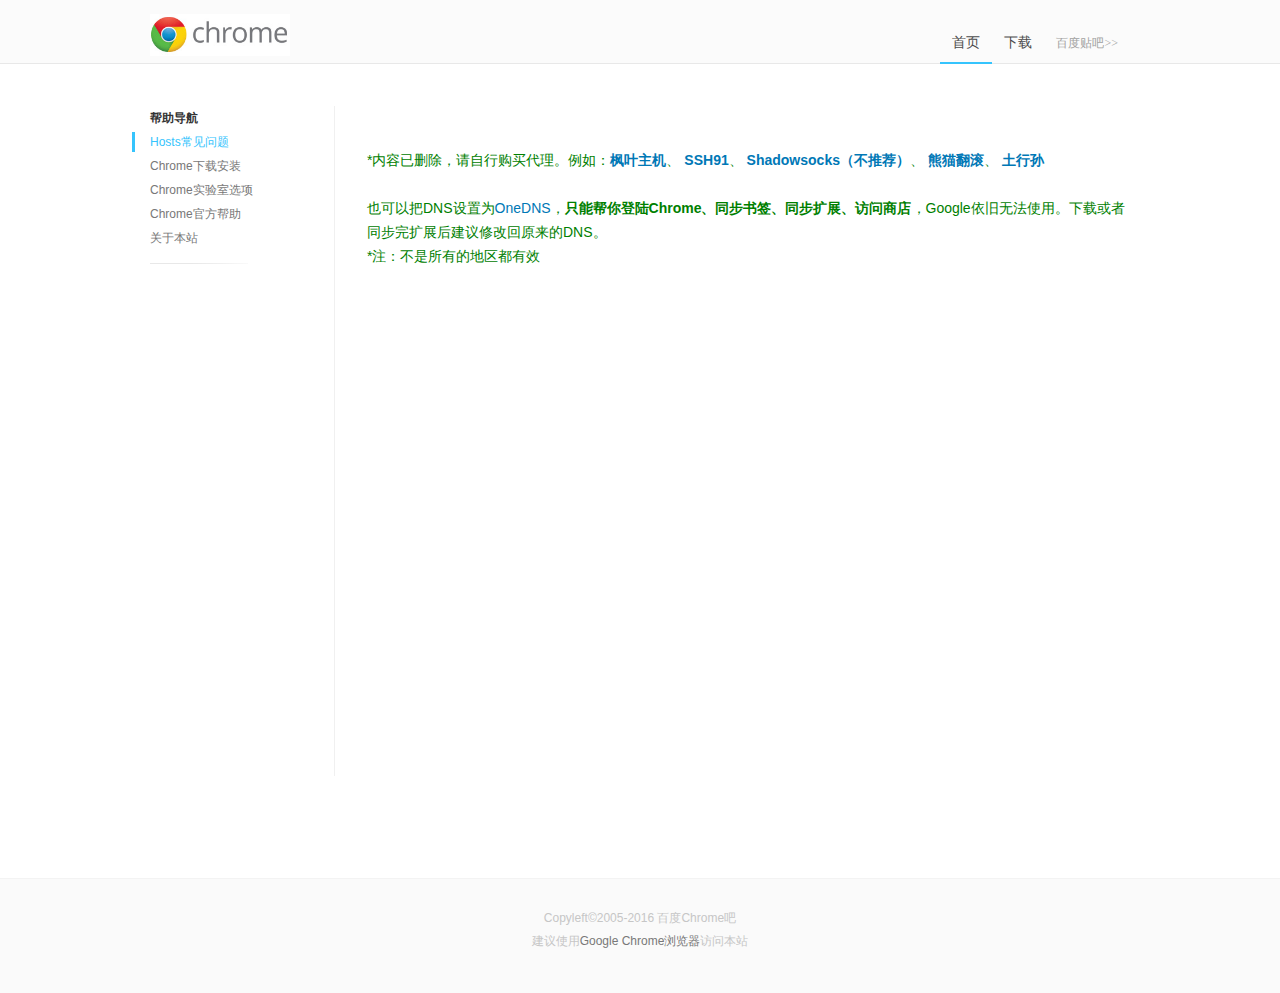
<file: help/index.html>
<!DOCTYPE html>
<html><head>
<meta http-equiv="Cache-Control" content="no-siteapp" />
<meta http-equiv="Content-Type" content="text/html; charset=UTF-8">
<meta name="theme-color" content="#5DB2FF">
<meta name="renderer" content="webkit">
<meta name="keywords" content="chrome">
<title>Hosts使用帮助</title>
<link href="./common.css" rel="stylesheet">
<link href="./help.css" rel="stylesheet">
<style>.help-cont a{color:red;}</style>
</head>

<body>
<div class="head-warp">
  <div class="head">
    <h1><a href="http://tieba.baidu.com/f?ie=utf-8&kw=chrome"><img alt="Chrome" src="chrome.jpg" style="width:140px"></a></h1>
    <div class="nav-box">
      <ul>
          <li class="cur"><a href="./index.html">首页</a></li>
          <li><a href="./download.html">下载</a></li>
          <li class="last"><a href="http://tieba.baidu.com/f?ie=utf-8&kw=chrome" target="_blank">百度贴吧&gt;&gt;</a></li>
      </ul>
      <div class="nav-line" style="left: 274px; width: 52px;"></div>
    </div>
  </div>
</div>
<div class="main">
  <div class="help clearfix">
    <div class="help-side fl">
      <dl>
        <dt>帮助导航</dt>
        <dd class="cur"><a href="./index.html">Hosts常见问题</a></dd> 
        <dd><a href="./download.html">Chrome下载安装</a></dd>
		<dd><a href="./flags.html">Chrome实验室选项</a></dd>
		<dd><a href="https://support.google.com/chrome/?hl=zh-Hans" target="_blank">Chrome官方帮助</a></dd>
		<dd><a href="./about.html">关于本站</a></dd>
      </dl>
       <div class="side-slider" style="top: 24px;"></div>
    </div>
    <div class="help-cont">

	  <br/><br/>
        <p style="color:green">*内容已删除，请自行购买代理。例如：<a href="https://www.fyvps.com/shadow.html" target="_blank" style="color:#0078b6"><strong>枫叶主机</strong></a>、
            <a href="https://my.ssh91.net/cart.php" target="_blank" style="color:#0078b6"><strong>SSH91</strong></a>、
            <a href="https://shadowsocks.com/" target="_blank" style="color:#0078b6"><strong>Shadowsocks（不推荐）</strong></a>、
            <a href="https://pandafan.org/" target="_blank" style="color:#0078b6"><strong>熊猫翻滚</strong></a>、
            <a href="https://dundishu.net/" target="_blank" style="color:#0078b6"><strong>土行孙</strong></a><br/><br/>
			也可以把DNS设置为<a href="http://www.onedns.net/" target="_blank" style="color:#0078b6">OneDNS</a>，<strong>只能帮你登陆Chrome、同步书签、同步扩展、访问商店</strong>，Google依旧无法使用。下载或者同步完扩展后建议修改回原来的DNS。</br/>
			*注：不是所有的地区都有效
			</p>

	  	  
    </div>
  </div>
</div>
<div class="footer">
  <p>
  Copyleft©2005-2016 百度Chrome吧<br/>
    建议使用<a href="./download.html" target="_blank">Google Chrome浏览器</a>访问本站
	 </p>

</div>
<script src="./jquery.min.js"></script> 
<script src="./main-test.js"></script>

</body>
</html>
</file>
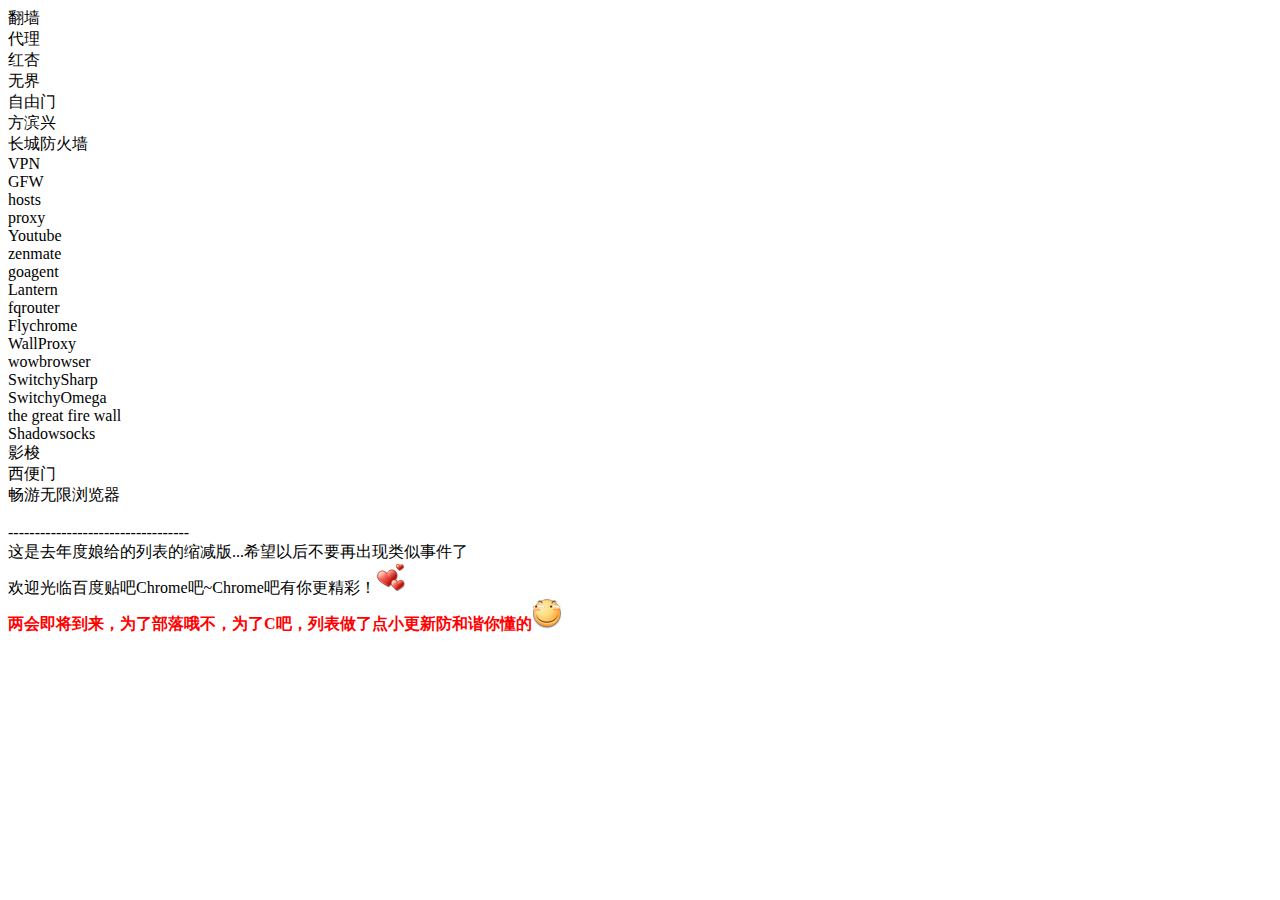
<file: blacklist.html>
<!DOCTYPE html>
<html><head>
<meta http-equiv="Content-Type" content="text/html; charset=UTF-8">
<title>Blacklist</title>
</head>

<body>
翻墙<br/>
代理<br/>
红杏<br/>
无界<br/>
自由门<br/>
方滨兴<br/>
长城防火墙<br/>
VPN<br/>
GFW<br/>
hosts<br/>
proxy<br/>
Youtube<br/>
zenmate<br/>
goagent<br/>
Lantern<br/>
fqrouter<br/>
Flychrome<br/>
WallProxy<br/>
wowbrowser<br/>
SwitchySharp<br/>
SwitchyOmega<br/>
the great fire wall<br/>
Shadowsocks<br/>
影梭<br/>
西便门<br/>
畅游无限浏览器<br/>
<br/>
----------------------------------<br/>
这是去年度娘给的列表的缩减版...希望以后不要再出现类似事件了<br/>
欢迎光临百度贴吧Chrome吧~Chrome吧有你更精彩！<img src="1.jpg" width="30" height="30" /><br/>
<strong style="color:red">两会即将到来，为了部落哦不，为了C吧，列表做了点小更新防和谐你懂的</strong><img src="2.jpg" width="30" height="30" />
</body>
</html>
</file>
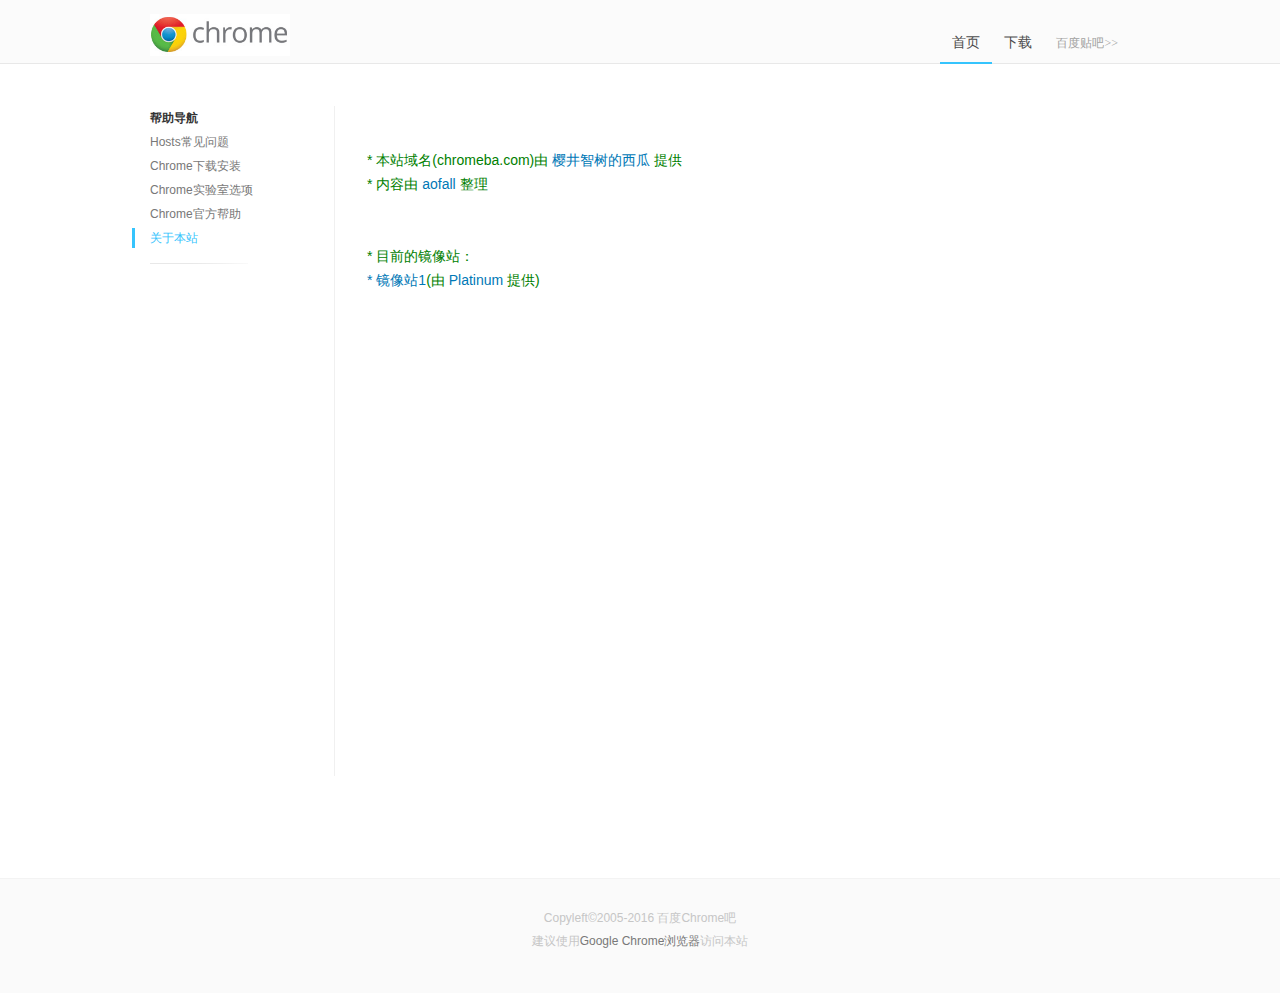
<file: help/about.html>
<!DOCTYPE html>
<html><head>
<meta http-equiv="Cache-Control" content="no-siteapp" />
<meta http-equiv="Content-Type" content="text/html; charset=UTF-8">
<meta name="theme-color" content="#5DB2FF">
<meta name="renderer" content="webkit">
<meta name="keywords" content="Chrome">
<title>关于本站</title>
<link href="./common.css" rel="stylesheet">
<link href="./help.css" rel="stylesheet">
<style>.help-cont a{color:red;}</style>
</head>

<body>
<div class="head-warp">
  <div class="head">
    <h1><a href="http://tieba.baidu.com/f?ie=utf-8&kw=chrome"><img alt="Chrome" src="./chrome.jpg" style="width:140px"></a></h1>
    <div class="nav-box">
      <ul>
          <li class="cur"><a href="./index.html">首页</a></li>
          <li><a href="./download.html">下载</a></li>
          <li class="last"><a href="http://tieba.baidu.com/f?ie=utf-8&kw=chrome" target="_blank">百度贴吧&gt;&gt;</a></li>
      </ul>
      <div class="nav-line" style="left: 274px; width: 52px;"></div>
    </div>
  </div>
</div>
<div class="main">
  <div class="help clearfix">
    <div class="help-side fl">
      <dl>
        <dt>帮助导航</dt>
        <dd><a href="./index.html">Hosts常见问题</a></dd> 
        <dd><a href="./download.html">Chrome下载安装</a></dd>
		<dd><a href="./flags.html">Chrome实验室选项</a></dd>
		<dd><a href="https://support.google.com/chrome/?hl=zh-Hans" target="_blank">Chrome官方帮助</a></dd>
        <dd class="cur"><a href="./about.html">关于本站</a></dd> 
      </dl>
       <div class="side-slider" style="top: 24px;"></div>
    </div>
    <div class="help-cont">
	  
      
	  <br/><br/>
        <p style="color:green">* 本站域名(chromeba.com)由 <a href="http://tieba.baidu.com/home/main/?un=%D3%A3%BE%AE%D6%C7%CA%F7%B5%C4%CE%F7%B9%CF" target="_blank">樱井智树的西瓜</a> 提供<br/>
            * 内容由 <a href="https://blog.aofall.com" target="_blank">aofall</a> 整理<br/><br/><br/>
            * 目前的镜像站：<br/>
            <a href="https://mirror.chromeba.com">* 镜像站1</a>(由 <a href="http://www.baidu.com/p/%E6%88%BE%E6%B3%A2%E4%B9%8B%E5%B0%96%E5%95%B8" target="_blank">Platinum</a> 提供)</p>

	  	  
    </div>
  </div>
</div>
<div class="footer">
  <p>Copyleft©2005-2016 百度Chrome吧<br/>
    建议使用<a href="./download.html" target="_blank">Google Chrome浏览器</a>访问本站
	 </p>

</div>
<script src="./jquery.min.js"></script> 
<script src="./main-test.js"></script>

</body>
</html>
</file>
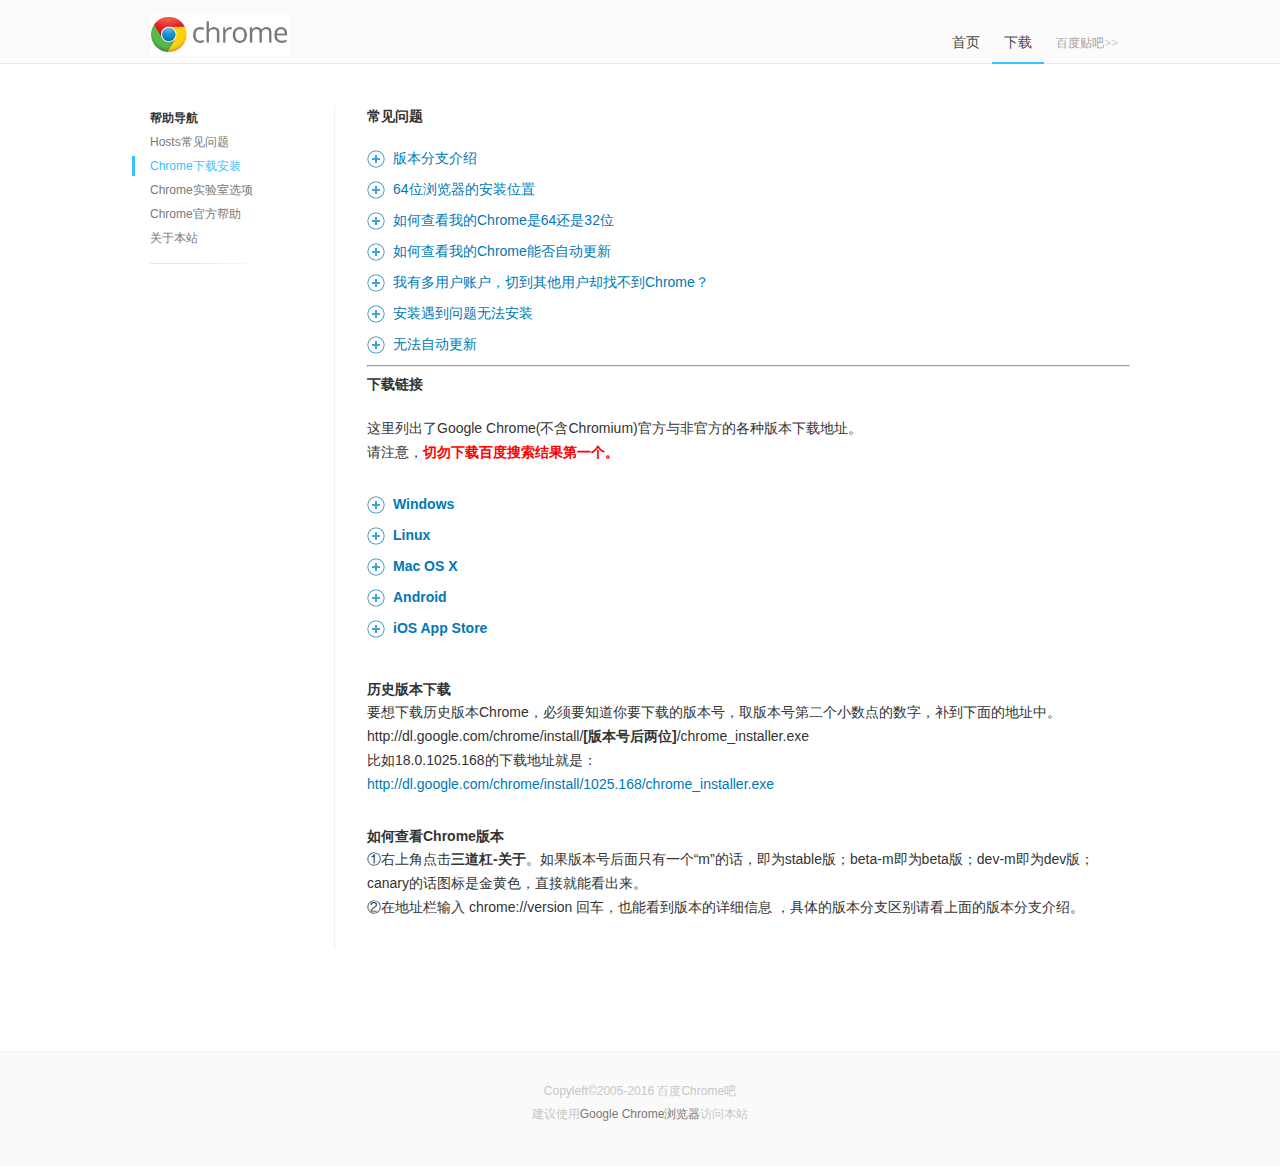
<file: help/download.html>
<!DOCTYPE html>
<html><head>
<meta http-equiv="Cache-Control" content="no-siteapp" />
<meta http-equiv="Content-Type" content="text/html; charset=UTF-8">
<meta name="theme-color" content="#5DB2FF">
<meta name="renderer" content="webkit">
<meta name="keywords" content="谷歌浏览器,chrome浏览器">
<title>Google Chrome安装帮助</title>
<link href="./common.css" rel="stylesheet">
<link href="./help.css" rel="stylesheet">
</head>

<body>
<div class="head-warp">
  <div class="head">
    <h1><a href="http://tieba.baidu.com/f?ie=utf-8&kw=chrome"><img alt="Chrome" src="./chrome.jpg" style="width:140px"></a></h1>
    <div class="nav-box">
      <ul>
          <li><a href="index.html">首页</a></li>
          <li class="cur"><a href="./download.html">下载</a></li>
          <li class="last"><a href="http://tieba.baidu.com/f?ie=utf-8&kw=chrome" target="_blank">百度贴吧&gt;&gt;</a></li>
      </ul>
      <div class="nav-line" style="left: 274px; width: 52px;"></div>
    </div>
  </div>
</div>
<div class="main">
  <div class="help clearfix">
    <div class="help-side fl">
      <dl>
        <dt>帮助导航</dt>
	<dd><a href="./index.html">Hosts常见问题</a></dd> 
	<dd class="cur"><a href="./download.html">Chrome下载安装</a></dd>
	<dd><a href="./flags.html">Chrome实验室选项</a></dd>
    <dd><a href="https://support.google.com/chrome/?hl=zh-Hans" target="_blank">Chrome官方帮助</a></dd>
    <dd><a href="./about.html">关于本站</a></dd>
      </dl>
       <div class="side-slider" style="top: 96px;"></div>
    </div>
    <div class="help-cont">
     

<h1>常见问题</h1><br/>              
<dl>
    <dt><a href="#nogo">版本分支介绍</a></dt>
    <dd><br/>
1.Stable Channel / 稳定版／正式版，为追求稳定的普通用户使用，更新很慢<br/><br/>
2.Beta Channel / 测试版，测试版发布前的公开测试所用，版本上的新功能不会作太多修改，主要为安全上的测试，可能会存在不稳定情况，适合喜欢较稳定又可尝鲜的朋友下载使用。<br/><br/>
3.Dev Channel / 开发版，主要为功能上的测试，可能存在稳定性问题，更新速度通常为一周一次，适合开发人员使用。<br/><br/>
4.Canary Build / 金丝雀版，2010年7月加入，比开发版更新更不稳定，但相对的也会加入更多测试性的新功能，仅适合开发人员或追求紧贴最新版本的用户使用。Canary Build有一个特色是它可以独立安装及免安装，不会覆盖原本的“Google Chrome”版本，让系统中可以同时拥有两套安装版“Google Chrome”。<br/><br/>
32位浏览器与64位浏览器除程序架构外无任何差别，在Windows平台下建议使用32位浏览器
</dd>
</dl>

<dl>
    <dt><a href="#nogo">64位浏览器的安装位置</a></dt>
    <dd>64位的Chrome会安装到C:\Program Files (x86) 目录下。Program Files (x86)只是一个归类，软件要安装到哪里是软件自己决定的而不是目录决定的。</dd>
</dl>	

<dl>
    <dt><a href="#nogo">如何查看我的Chrome是64还是32位</a></dt>
	<dd>右上角点击三道杠-关于。如果版本号后面有 “64bit” 即为64位，没有则是32<br/>在Windows上不推荐使用64bit的浏览器</dd>
</dl>

<dl>
    <dt><a href="#nogo">如何查看我的Chrome能否自动更新</a></dt>
	<dd>右上角点击三道杠-关于。如果版本号后面有一个“m”的话即支持自动更新(文件没有损坏、你能连通Google更新的服务器情况下）<br/>
	<strong style="color:green">切记不要从百度、360、Q管等地方更新</strong>否则你就需要重新安装了</dd>
</dl>
	
<dl>
    <dt><a href="#nogo">我有多用户账户，切到其他用户却找不到Chrome？</a></dt>
    <dd>在下面的对应链接后面加上 &system=true 重新安装即可 (仅限Windows）</dd>
</dl>

<dl>
    <dt><a href="#nogo">安装遇到问题无法安装</a></dt>
	<dd>1.在“等待就绪”卡住、该计算机已经安装更高版本的Google Chrome<br/>大都是因为卸载后注册表没有清理干净所导致的.请确保电脑上没有其他Google软件后导入<a href="http://yun.baidu.com/share/link?uk=3508695471&shareid=3593908414" style="color:#0078b6" target="_blank">remove_1.reg</a> <br/>（Ps：如果你是要更新浏览器，那么没必要卸载，可直接覆盖安装来更新）<br/>
	2.无法启动Google Chrome安装程序、安装失败、0x*******<br/>在任务管理器里结束掉所有的GoogleUpdate.exe进程尝试重新安装</dd>
</dl>

<dl>
    <dt><a href="#nogo">无法自动更新</a></dt>
	<dd>
	<strong style="color:red">在谷歌浏览器的“关于谷歌浏览器”框中尝试检查更新时可能会出错。请记下错误讯息（也可能没有错误讯息）然后在这里查询</strong><br/><br/>
	<strong>1.检查更新时出错：无法访问更新服务器 错误3 </strong><br/>
	•错误 3 表示无法与 Google 更新进行通信。如果你在中国大陆属正常情况，请使用 <a href="index.html" style="color:#0078b6">hosts</a> 以保证正常与服务器通信<br/>
	•请检查您运行的是否为 Windows Vista/7，以及 Google Chrome 浏览器是否配置为始终以管理员身份运行。
这是一个由 Chrome 浏览器自动更新机制带来的已知问题，只需以普通用户的身份运行 Chrome 浏览器即可避免。另外请注意，出于安全考虑，建议不要将 Chrome 浏览器的权限提高到管理员级别。<br/><br/>
    <strong>2.检查更新时出错：无法访问更新服务器 错误7</strong><br/>
	•错误 7 表示更新已成功下载，但未能正确安装。<br/>
	尝试重新启动计算机，然后查看 Windows 任务管理器的进程列表中是否有 GoogleUpdate.exe 或 GoogleUpdateOnDemand.exe。如果有，请通过 Chrome 浏览器再更新一次。如果仍有问题，可尝试使用下面的提供的离线安装包进行覆盖安装<br/><br/>
    <strong>3.始终处于检查更新的状态</strong><br/>
	•如果显示消息“正在检查更新”，还有一个小图标不停旋转，则表明 Google Update 无法与谷歌浏览器进行通信。在中国大陆属于正常状态，可使用 <a href="index.html" style="color:#0078b6">hosts</a> 保证通信状态或使用下面提供的离线安装包进行覆盖更新<br/></br>
	<strong>4.检查更新时出错：无法启动更新检查（错误代码为 0x*******)</strong><br/>
	•检查一下你的Chrome版本号，正常为 XX.XXXX.XX.XXX <strong style="color:red">m</strong> ，如果发现版本号不带m请卸载当前的Chrome并且从下面提供的连接重新安装。<br/>
	出现这个问题的原因是因为你所安装的Chrome并没有携带GoogleUpdate更新模块，需要重新安装携带更新模块的Chrome<br/><br/>
	未完待续....
	</dd>
</dl>

<hr/>

<h1>下载链接</h1><br/>
<p>这里列出了Google Chrome(不含Chromium)官方与非官方的各种版本下载地址。<br/>
请注意，<strong style="color:red">切勿下载百度搜索结果第一个。</strong><br/>

<dl>
    <dt><a href="#nogo"><strong>Windows</strong></a></dt>
	<dd>
<a href="https://www.google.cn/chrome/browser/index.html?hl=zh-CN&platform=win" target="_blank" style="color:#0078b6">在线安装稳定版32位 Stable Channel</a><br/>
<a href="https://www.google.cn/chrome/browser/index.html?hl=zh-CN&platform=win&standalone=1" target="_blank" style="color:#0078b6">离线安装稳定版32位 Stable Channel</a><br/>
<a href="https://www.google.cn/chrome/browser/index.html?hl=zh-CN&platform=win64" target="_blank" style="color:#0078b6">在线安装稳定版64位 Stable Channel</a><br/>
<a href="https://www.google.cn/chrome/browser/index.html?hl=zh-CN&platform=win64&standalone=1" target="_blank" style="color:#0078b6">离线安装稳定版64位 Stable Channel</a><br/>
<a href="https://www.google.cn/chrome/browser/beta.html?hl=zh-CN&platform=win" target="_blank" style="color:#0078b6">在线安装测试版32位 Beta Channel</a><br/>
<a href="https://www.google.cn/chrome/browser/beta.html?hl=zh-CN&platform=win&standalone=1" target="_blank" style="color:#0078b6">离线安装测试版32位 Beta Channel</a><br/>
<a href="https://www.google.cn/chrome/browser/beta.html?hl=zh-CN&platform=win64" target="_blank" style="color:#0078b6">在线安装测试版64位 Beta Channel</a><br/>
<a href="https://www.google.cn/chrome/browser/beta.html?hl=zh-CN&platform=win64&standalone=1" target="_blank" style="color:#0078b6">离线安装测试版64位 Beta Channel</a><br/>
<a href="https://www.google.cn/chrome/browser/index.html?hl=zh-CN&platform=win&extra=devchannel" target="_blank" style="color:#0078b6">在线安装开发版32位 Dev Channel</a><br/>
<a href="https://www.google.cn/chrome/browser/index.html?hl=zh-CN&platform=win&extra=devchannel&standalone=1" target="_blank" style="color:#0078b6">离线安装开发版32位 Dev Channel</a><br/>
<a href="https://www.google.cn/chrome/browser/index.html?hl=zh-CN&platform=win64&extra=devchannel" target="_blank" style="color:#0078b6">在线安装开发版64位 Dev Channel</a><br/>
<a href="https://www.google.cn/chrome/browser/index.html?hl=zh-CN&platform=win64&extra=devchannel&standalone=1" target="_blank" style="color:#0078b6">离线安装开发版64位 Dev Channel</a><br/>
<a href="https://www.google.com/chrome/browser/canary.html?hl=zh-CN&platform=win" target="_blank" style="color:#0078b6">在线安装金丝雀32位 Canary Channel</a><br/>
<a href="https://www.google.com/chrome/browser/canary.html?hl=zh-CN&standalone=1&platform=win" target="_blank" style="color:#0078b6">离线安装金丝雀32位 Canary Channel (注:仍需下载少量数据)</a><br/>
<a href="https://www.google.com/chrome/browser/canary.html?hl=zh-CN&platform=win64" target="_blank" style="color:#0078b6">在线安装金丝雀64位 Canary Channel</a><br/>
<a href="https://www.google.com/chrome/browser/canary.html?hl=zh-CN&standalone=1&platform=win64" target="_blank" style="color:#0078b6">离线安装金丝雀64位 Canary Channel (注:仍需下载少量数据)</a><br/>
<a href="http://dl.chromeba.com" target="_blank" style="color:#0078b6">国内网盘</a><br/>
<br/>
如果不清楚自己应该安装哪个版本和多少位的浏览器请阅读本页面最上方的版本分支介绍<br/>
推荐使用离线安装或百度网盘，可自动更新<br/>
<strong style="color:red">在线安装需要使用VPN等全局代理</strong><br/>
</dd>
</dl>

<dl>
    <dt><a href="#nogo"><strong>Linux</strong></a></dt>
	<dd>
<a href="https://www.google.cn/chrome/browser/index.html?hl=zh-CN&platform=linux" target="_blank" style="color:#0078b6">在线安装稳定版 Stable Channel</a><br/>
<a href="https://www.google.cn/chrome/browser/index.html?hl=zh-CN&platform=linux&standalone=1" target="_blank" style="color:#0078b6">离线安装稳定版 Stable Channel</a><br/>
<a href="https://www.google.cn/chrome/browser/beta.html?hl=zh-CN&platform=linux" target="_blank" style="color:#0078b6">在线安装测试版 Beta Channel</a><br/>
<a href="https://www.google.cn/chrome/browser/beta.html?hl=zh-CN&platform=linux&standalone=1" target="_blank" style="color:#0078b6">离线安装测试版 Beta Channel</a><br/>
<a href="https://www.google.cn/chrome/browser/index.html?hl=zh-CN&platform=linux&extra=devchannel" target="_blank" style="color:#0078b6">在线安装开发版 Dev Channel</a><br/>
<a href="https://www.google.cn/chrome/browser/index.html?hl=zh-CN&platform=linux&extra=devchannel&standalone=1" target="_blank" style="color:#0078b6">离线安装开发版 Dev Channel</a><br/>
<a href="http://dl.chromeba.com" target="_blank" style="color:#0078b6">国内网盘</a><br/>
<br/>
如果不清楚自己应该安装哪个版本的浏览器请阅读本页面最上方的版本分支介绍<br/>
推荐使用离线安装装或百度网盘，可自动更新<br/>
<strong style="color:red">在线安装需要使用VPN等全局代理</strong><br/>
</dd></dl>

<dl>
    <dt><a href="#nogo"><strong>Mac OS X</strong></a></dt>
	<dd>
<a href="https://www.google.cn/chrome/browser/index.html?hl=zh-CN&platform=mac" target="_blank" style="color:#0078b6">在线安装稳定版 Stable Channel</a><br/>
<a href="https://www.google.cn/chrome/browser/index.html?hl=zh-CN&platform=mac&standalone=1" target="_blank" style="color:#0078b6">离线安装稳定版 Stable Channel</a><br/>
<a href="https://www.google.cn/chrome/browser/beta.html?hl=zh-CN&platform=mac" target="_blank" style="color:#0078b6">在线安装测试版 Beta Channel</a><br/>
<a href="https://www.google.cn/chrome/browser/beta.html?hl=zh-CN&platform=mac&standalone=1" target="_blank" style="color:#0078b6">离线安装测试版 Beta Channel</a><br/>
<a href="https://www.google.cn/chrome/browser/index.html?hl=zh-CN&platform=mac&extra=devchannel" target="_blank" style="color:#0078b6">在线安装开发版 Dev Channel</a><br/>
<a href="https://www.google.cn/chrome/browser/index.html?hl=zh-CN&platform=mac&extra=devchannel&standalone=1" target="_blank" style="color:#0078b6">离线安装开发版 Dev Channel</a><br/>
<a href="https://www.google.com/chrome/browser/canary.html?hl=zh-CN&platform=mac" target="_blank" style="color:#0078b6">在线安装金丝雀版 Canary Channel</a><br/>
<a href="https://www.google.com/chrome/browser/canary.html?hl=zh-CN&platform=mac&standalone=1" target="_blank" style="color:#0078b6">离线安装金丝雀版 Canary Channel (注:仍需下载少量数据)</a><br/>
<a href="http://dl.chromeba.com" target="_blank" style="color:#0078b6">国内网盘</a><br/>
<br/>
如果不清楚自己应该安装哪个版本的浏览器请阅读本页面最上方的版本分支介绍<br/>
推荐使用离线安装装或百度网盘，可自动更新<br/>
<strong style="color:red">在线安装需要使用VPN等全局代理</strong><br/>
</dd></dl>

<dl>
    <dt><a href="#nogo"><strong>Android</strong></a></dt>
    <dd><a href="https://play.google.com/store/apps/details?id=com.android.chrome" target="_blank" style="color:#0078b6">Android稳定版（Google Play）</a><br/>
        <a href="https://play.google.com/store/apps/details?id=com.chrome.beta" target="_blank" style="color:#0078b6">Android测试版（Google Play）</a><br/>
        <a href="https://play.google.com/store/apps/details?id=com.chrome.dev" target="_blank" style="color:#0078b6">Android开发版（Google Play）</a><br/>
        <a href="http://www.coolapk.com/apk/com.android.chrome" target="_blank" style="color:#0078b6">Android稳定版（酷安）</a><br/> 
        <a href="http://www.coolapk.com/apk/com.chrome.beta" target="_blank" style="color:#0078b6">Android测试版（酷安）</a><br/> 
        <a href="http://www.coolapk.com/apk/com.chrome.dev" target="_blank" style="color:#0078b6">Android开发版（酷安）</a><br/> 
        <a href="http://www.wandoujia.com/apps/com.android.chrome" target="_blank" style="color:#0078b6">Android稳定版（豌豆荚）</a><br/>  
        <a href="http://www.wandoujia.com/apps/com.chrome.beta" target="_blank" style="color:#0078b6">Android测试版（豌豆荚）</a><br/>
        <a href="http://www.wandoujia.com/apps/com.chrome.dev" target="_blank" style="color:#0078b6">Android开发版（豌豆荚）</a><br/>
</dd>
</dl>

<dl>
    <dt><a href="#nogo"><strong>iOS App Store</strong></a></dt>
    <dd><a href="http://itunes.apple.com/cn/app/chrome/id535886823?ls=1&mt=8" target="_blank" style="color:#0078b6">中区</a>
	<a href="http://itunes.apple.com/hk/app/chrome/id535886823?ls=1&mt=8" target="_blank" style="color:#0078b6">港区</a>
	<a href="http://itunes.apple.com/us/app/chrome/id535886823?ls=1&mt=8" target="_blank" style="color:#0078b6">美区</a></dd>
</dl>	
</p> 


<h3>历史版本下载</h3>

<p>要想下载历史版本Chrome，必须要知道你要下载的版本号，取版本号第二个小数点的数字，补到下面的地址中。<br/>
http://dl.google.com/chrome/install/<strong>[版本号后两位]</strong>/chrome_installer.exe<br/>
比如18.0.1025.168的下载地址就是：<br/>
<a href="http://dl.google.com/chrome/install/1025.168/chrome_installer.exe" target="_blank">http://dl.google.com/chrome/install/1025.168/chrome_installer.exe</a></p>            

<h3>如何查看Chrome版本</h3>

<p>①右上角点击<strong>三道杠-关于</strong>。如果版本号后面只有一个“m”的话，即为stable版；beta-m即为beta版；dev-m即为dev版；canary的话图标是金黄色，直接就能看出来。<br/>
②在地址栏输入 chrome://version  回车，也能看到版本的详细信息 ，具体的版本分支区别请看上面的版本分支介绍。</p>
    </div>
  </div>
</div>
<div class="footer">
  <p>
  Copyleft©2005-2016 百度Chrome吧<br/>
    建议使用<a href="./download.html" target="_blank">Google Chrome浏览器</a>访问本站
	 </p>
</div>
<script src="./jquery.min.js"></script> 
<script src="./main-test.js"></script>

</body>
</html>
</file>
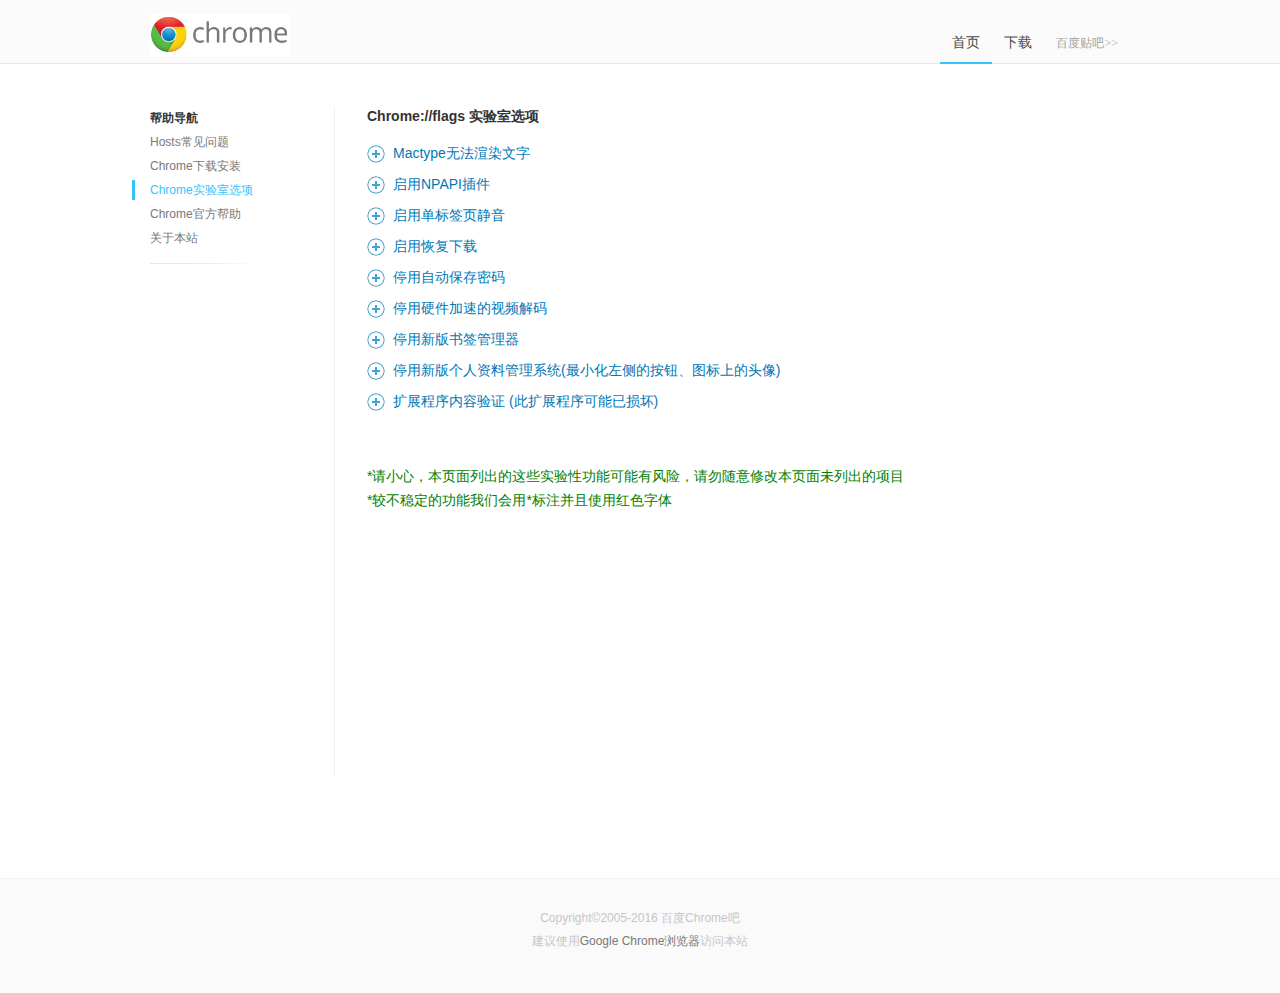
<file: help/flags.html>
<!DOCTYPE html>
<html><head>
<meta http-equiv="Cache-Control" content="no-siteapp" />
<meta http-equiv="Content-Type" content="text/html; charset=UTF-8">
<meta name="theme-color" content="#5DB2FF">
<meta name="renderer" content="webkit">
<meta name="keywords" content="flags">
<title>Chrome Flags</title>
<link href="./common.css" rel="stylesheet">
<link href="./help.css" rel="stylesheet">
<style>.help-cont a{color:red;}</style>
</head>

<body>
<div class="head-warp">
  <div class="head">
    <h1><a href="http://tieba.baidu.com/f?ie=utf-8&kw=chrome"><img alt="Chrome" src="chrome.jpg" style="width:140px"></a></h1>
    <div class="nav-box">
      <ul>
          <li class="cur"><a href="./index.html">首页</a></li>
          <li><a href="./download.html">下载</a></li>
          <li class="last"><a href="http://tieba.baidu.com/f?ie=utf-8&kw=chrome" target="_blank">百度贴吧&gt;&gt;</a></li>
      </ul>
      <div class="nav-line" style="left: 274px; width: 52px;"></div>
    </div>
  </div>
</div>
<div class="main">
  <div class="help clearfix">
    <div class="help-side fl">
      <dl>
        <dt>帮助导航</dt>
        <dd><a href="./index.html">Hosts常见问题</a></dd> 
        <dd><a href="./download.html">Chrome下载安装</a></dd>
		<dd class="cur"><a href="./flags.html">Chrome实验室选项</a></dd>
		<dd><a href="https://support.google.com/chrome/?hl=zh-Hans" target="_blank">Chrome官方帮助</a></dd>
		<dd><a href="./about.html">关于本站</a></dd>
      </dl>
       <div class="side-slider" style="top: 24px;"></div>
    </div>
    <div class="help-cont">
      <h2>Chrome://flags 实验室选项</h2>
	  
      
	  <dl>
	  <dt><a href="index.html#nogo">Mactype无法渲染文字</a></dt>
	  <dd style="display: none;">Google推出了全新的渲染技术Directwrite，但这项技术与Mactype有冲突<br/>
	  较新版前往 chrome://flags/#disable-direct-write 启用“停用DirectWrite”这个选项
      较旧版前往 chrome://flags/#enable-direct-write  禁用DirectWrite
	  <br/><br/>
	  <strong style="color:red">*以下修改可能导致Chrome不稳定、崩溃</strong><br/>
	  这样修改之后网页内容可以渲染了，但书签栏、地址栏、菜单栏等UI中的文字还是无法渲染，需要在快捷方式的属性目标的引号后添加 --disable-directwrite-for-ui(有一个空格)
	  </dd></dl>
	  
	  <dl>
	  <dt><a href="index.html#nogo">启用NPAPI插件</a></dt>
	  <dd style="display: none;">在最近一次的更新(42.0.2311.90)中Google默认关闭了对不安全的NPAPI插件的支持，需前往 chrome://flags/#enable-npapi 手动开启<br/>
	  <strong style="color:red">注：Google将于今年（2015）9月份完全移除对NPAPI插件的支持，届时将移除这个flags选项，无法再开启NPAPI的支持</strong>
	  </dd></dl>
	  
	  <dl>
	  <dt><a href="index.html#nogo">启用单标签页静音</a></dt>
	  <dd style="display: none;">你是否受够了某些网页烦人的背景音效？<br/>赶快前往 chrome://flags/#enable-tab-audio-muting 开启单标签页静音吧
	  </dd></dl>
	  
	  <dl>
	  <dt><a href="index.html#nogo">启用恢复下载</a></dt>
	  <dd style="display: none;">你是否受够了Chrome的下载不能断点续传？<br/>赶快前往 chrome://flags/#enable-download-resumption 开启恢复下载吧
	  </dd></dl>
	  
	  <dl>
	  <dt><a href="index.html#nogo">停用自动保存密码</a></dt>
	  <dd style="display: none;">你是否受够了Chrome的保存密码提示？<br/>赶快前往 chrome://flags/#enable-automatic-password-saving 停用它吧
	  </dd></dl>
	  
	  <dl>
	  <dt><a href="index.html#nogo">停用硬件加速的视频解码</a></dt>
	  <dd style="display: none;color:red";>*你是否受够了Chrome看视频占用率奇高、卡顿？<br/> 赶快前往 chrome://flags/#disable-accelerated-video-decode 开启停用硬件加速的视频解码吧
	  </dd></dl>
	  
	  <dl>
	  <dt><a href="index.html#nogo">停用新版书签管理器</a></dt>
	  <dd style="display: none;">Google在最近的更新中修改了书签管理器，使用时需连接Google服务器，因为无法连接Google服务器会导致卡顿而大大降低体验<br/>
	  可前往以下URL关闭<br/> chrome://flags/#enhanced-bookmarks-experiment<br/> chrome://flags/#enable-supervised-user-managed-bookmarks-folder
	  </dd></dl>
	  
	  
	  <dl>
	  <dt><a href="index.html#nogo">停用新版个人资料管理系统(最小化左侧的按钮、图标上的头像)</a></dt>
	  <dd style="display: none;"> 个人觉得这个功能还不错，部分人可能不习惯。可前往以下URL关闭<br/>
	  chrome://flags/#enable-new-profile-management<br/>
	  chrome://flags/#enable-fast-user-switching<br/>
	  chrome://flags/#enable-google-profile-info<br/>
	  chrome://flags/#enable-new-avatar-menu<br/>
	  从某个版本开始强制开启这项功能，无法关闭 GG
	  </dd></dl>
	  
	  <dl>
	  <dt><a href="index.html#nogo">扩展程序内容验证 (此扩展程序可能已损坏)</a></dt>
	  <dd style="display: none;">Google为了增强安全性在Chrome40中加入了扩展程序验证这一功能，一旦检测到扩展程序文件哈希值与商店内不符即判断扩展损坏<br/>
	  出现扩展程序损坏的原因有两种<br/>
	  1.你的PC中有恶意程序在篡改你的扩展文件<br/>
	  2.无法连通Google服务器获取哈希值而导致损坏<br/>
	  可前往 chrome://flags/#extension-content-verification 将引导模式改为严格强制实施模式<br/>
	  <br/>
	  <strong style="color:red">*注：此项修改可能有安全风险，因为你的扩展文件可能遭到恶意程序的修改，更改此选项后请保持良好的上网习惯</strong>
	  </dd></dl>


	  <br/><br/>
	  <p style="color:green">*请小心，本页面列出的这些实验性功能可能有风险，请勿随意修改本页面未列出的项目<br/>
	  *较不稳定的功能我们会用*标注并且使用红色字体</p>

	  	  
    </div>
  </div>
</div>
<div class="footer">
  <p>
  Copyright©2005-2016 百度Chrome吧<br/>
    建议使用<a href="./download.html" target="_blank">Google Chrome浏览器</a>访问本站
	 </p>

</div>
<script src="./jquery.min.js"></script> 
<script src="./main-test.js"></script>

</body>
</html>
</file>
<file: help/common.css>
/*
* @date 2012-05-04
*/
body, p, form, input, textarea, ul, li, h1, h2, h3, h4, dl, dt, dd, table, td, th { margin:0; padding:0; }
table, td, th { border-collapse:collapse; }
ul, li { list-style:none; }
h1, h2, h3, h4 { font-size:100%; }
img, input, textarea { vertical-align: middle; border:0; }
a { text-decoration:none; color:#787878; outline:none; }
a:hover { text-decoration:underline; }
body { font:12px/1.5 "微软雅黑","tahoma", Verdana, Geneva, sans-serif; color:#666; position:relative;}
.clearfix:after{content:" "; display:block; height:0; clear:both; visibility:hidden;}
.clearfix{zoom:1;}
.fl { float:left;}
.fr { float:right;}
/*.public*/
.main {margin:0 auto; width:980px;} 
.footer { height:auto; background:#fafafa; border-top:1px solid #f3f3f3; padding:28px 0 40px;}
.footer p { line-height:23px; color:#c6c6c6; text-align:center;}
/*head*/
.head-warp { background:#fbfbfb url(navBg.gif) repeat-x 0 bottom;}
.head-warp .head { width:980px; margin:0 auto; background-image:none;}
.head { height:49px;  background:url(line01.png) no-repeat 50% bottom; padding:14px 0 1px;}
.head h1 { /*background:url(chrome.jpg) no-repeat; height:42px;*/ width:178px; float:left; /*line-height:10em;*/ overflow:hidden;}
.head h1 a { display:block; width:100%; height:42px;}
.nav-box { float:right; position:relative;}
.nav-box ul { padding-top:8px;}
.nav-box ul li { float:left; font-family:"微软雅黑"; font-size:14px; padding:0 12px; height:41px; line-height:41px;}
.nav-box ul li a { color:#4b4b4b;}
.nav-box ul li a:hover { text-decoration:none;}
.nav-box ul li.last { font-family:\5b8b\4f53; font-size:12px; padding-top:1px;}
.nav-box ul li.last a { color:#a2a2a1;}
.nav-box .nav-line { position:absolute; left:0; bottom:0; height:2px; line-height:2px; font-size:0; width:52px; background:#35C4FD;}
/*dialog*/
.dialog-bg { position: absolute; z-index: 1000; left: 0; top: 0; width: 100%; height: 100%; background: #fff; filter:alpha(opacity=70); opacity:0.7; display:none;}
.dialog { box-shadow: 0 4px 16px rgba(0,0,0,0.2); background: #fff; position: fixed; left: 50%; top: 50%; height: 1px; width: 1px; margin-left: 0; margin-top: 0; z-index: 1002;  border:1px solid #e3e3e3; display:none;}
#closed-btn:hover { text-decoration: none; }
.dialog-cont { overflow: hidden; height: 560px; display:none;}
.dialog-head { padding: 10px 0 0; margin:0 33px; border-bottom:1px solid #ebebeb; position:relative; overflow:hidden; zoom:1;}
.ext-img { height: 48px; width: 48px; padding: 10px 10px 10px 0; }
.f-txt { margin-left: 77px; }
.f-txt h2 { font-size: 20px; font-weight: normal; line-height: 30px; margin: 8px 0 6px; color:#000; }
.f-infor { line-height:16px; color:#dbdbdb; margin-top:-6px;}
.f-infor a,.star { display:inline-block; *display:inline; zoom:1; vertical-align:middle;}
/**/
.tab-btn { background:#f5f5f5; border-top:1px solid #ededed; height:90px; position:relative; padding:0 53px;}
.dir-btn:hover { background-color:#f0f0f0; border-color:#dfdfdf; background-color:#fcfcfc;}
#prev { left:16px; background-position: 0 -38px;}
#next { right:16px;  background-position: -25px -38px;}
#prev:hover { background-position:0 -65.6%;}
#next:hover { background-position:-25px -65.5%;}
#prev:active,#next:active { background-color:#f0f0f0;}
.btn-list { height:64px; position:relative; overflow:hidden; margin-top:12px;}
.btn-list ul { margin-top:4px; text-align:center; width:1000em;}
.btn-list li { display:inline; float:left; position:relative; height:58px; width:58px; border:1px solid #e6e6e6; margin: 0 4px; cursor:pointer;}
.btn-list li img {vertical-align:top; padding:4px; border:1px solid #fff; background:#fff; width:48px; height:48px;}
.btn-list li.cur { border-color:#35C4FD;}
.btn-list li.cur img { border-color:#35C4FD;}
.btn-list li.cur span { border: 4px solid #f5f5f5; border-bottom-color: #35C4FD; line-height: 0; font-size: 0; position: absolute; left: 50%; top: -9px; margin-left:-4px; }


a { blr:expression(this.onFocus=this.blur()) } /*针对 IE*/
a { outline:none; } /*针对firefox等*/
</file>
<file: help/help.css>
.main { padding-top:42px;}
/*help*/
.help { margin-bottom:102px; background:url(line03.gif) repeat-y 184px 0; min-height:670px;}
.help-side { width:184px; position:relative;}
.help-side dl { background:url(line02.gif) no-repeat 0 bottom; padding-bottom:14px; margin-bottom:12px; line-height:24px;}
.help-side dl.last { background:none;}
.help-side dl dt { font-weight:700; color:#333;}
.help-side dl dd.cur a,.help-side dl dd a:hover { color:#35C4FD; text-decoration:none;}
.help-side .side-slider { position:absolute; width:3px; background:#35C4FD; height:20px; left:-18px; top:27px;}
.help-cont { margin-left:185px; padding-left:32px;  font-size:14px; color:#333;}
.help-cont h2 { font-weight:700; margin-bottom:16px; }
.help-cont p { line-height:24px; padding:0 0 30px;}
.help-cont p a,.help-cont dl dt a { color:#0078b6;}
.help-cont dl { margin-bottom:10px;}
.help-cont dl dt { background:url(icon05.png) no-repeat 0 2px; padding-left:26px; margin-bottom:5px;}
.help-cont dl dd { color:#808080; line-height:22px; padding-left:26px; display:none;}
</file>
